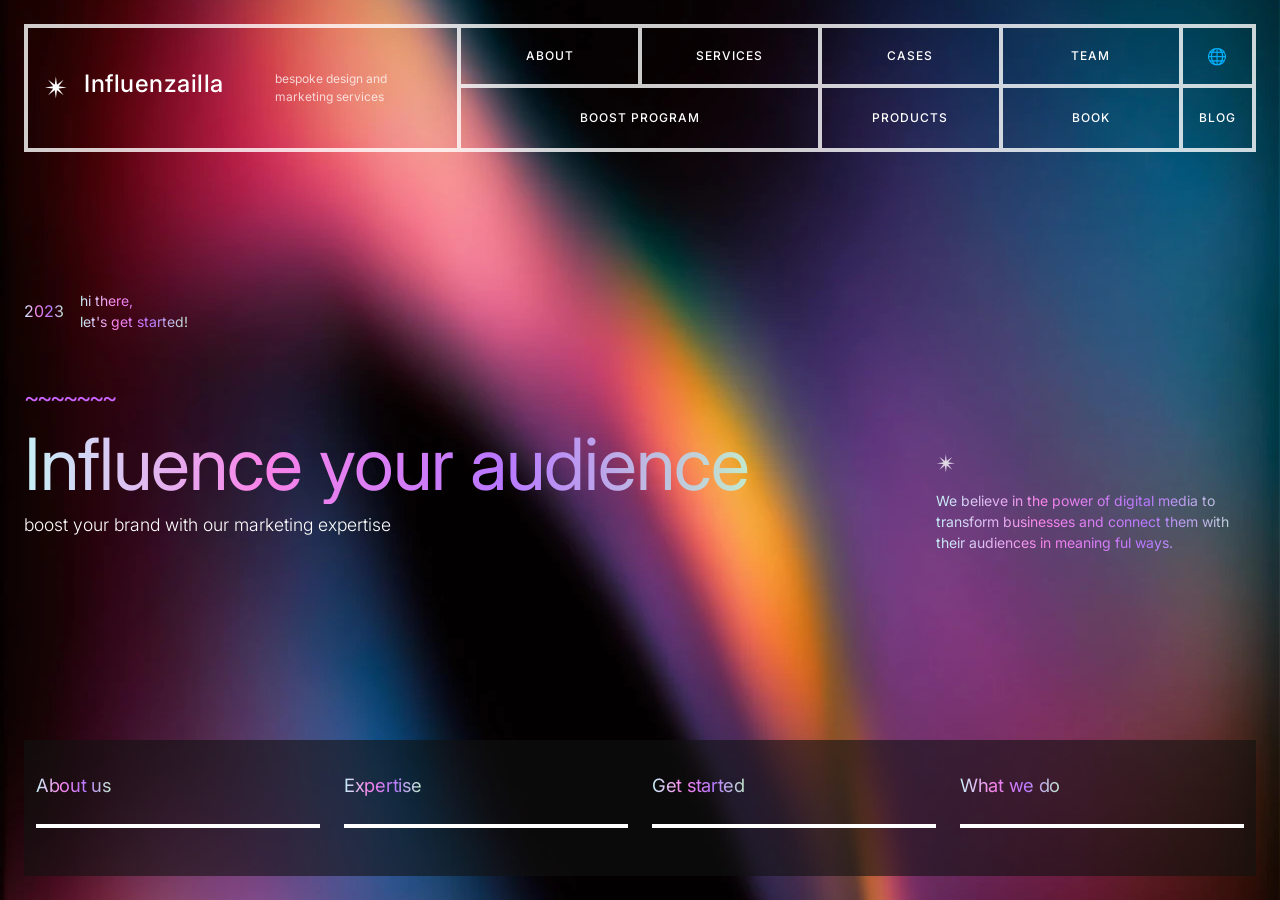
<file: index.html>
<!DOCTYPE html>
<html lang="en">
<head>
    <meta charset="UTF-8">
    <meta name="viewport" content="width=device-width, initial-scale=1.0">
    <title>I Nyoman Yudiantara</title>
    <link href="https://cdn.jsdelivr.net/npm/bootstrap@5.3.8/dist/css/bootstrap.min.css" rel="stylesheet" integrity="sha384-sRIl4kxILFvY47J16cr9ZwB07vP4J8+LH7qKQnuqkuIAvNWLzeN8tE5YBujZqJLB" crossorigin="anonymous">
    <link rel="stylesheet" href="css/index.css">
    
    <!-- Google tag (gtag.js) -->
    <script async src="https://www.googletagmanager.com/gtag/js?id=G-XMRZFPXWH0"></script>
    <script>
      window.dataLayer = window.dataLayer || [];
      function gtag(){dataLayer.push(arguments);}
      gtag('js', new Date());

      gtag('config', 'G-XMRZFPXWH0');
    </script>
</head>
<body class="main-page d-flex flex-column justify-content-between min-vh-100 p-4">

    <header class="custom-navbar d-flex w-100 align-items-stretch justify-content-between position-relative">
        <div class="nav-brand d-flex align-items-center gap-3 p-3 flex-grow-1">
            <span class="logo-icon">✴</span>
            <div class="row">
                <div class="col">
                	<h1 class="m-0">Influenzailla</h1>
                </div>
                <div class="col">
            		<p class="m-0 text-lowercase opacity-75">bespoke design and marketing services</p>
                </div>
            </div>
        </div>
        
        <button class="mobile-nav-toggle d-md-none px-4 text-white uppercase" id="navToggleBtn">
            MENU
        </button>

        <nav class="nav-grid d-none d-md-grid">
            <a href="#" class="nav-item">ABOUT</a>
            <a href="#" class="nav-item">SERVICES</a>
            <a href="#" class="nav-item">CASES</a>
            <a href="#" class="nav-item">TEAM</a>
            <a href="#" class="nav-item lang-icon">🌐</a>
            <a href="#" class="nav-item span-2">BOOST PROGRAM</a>
            <a href="#" class="nav-item">PRODUCTS</a>
            <a href="#" class="nav-item">BOOK</a>
            <a href="#" class="nav-item">BLOG</a>
        </nav>

        <div class="mobile-menu-overlay d-md-none" id="mobileMenuOverlay">
            <a href="#" class="mobile-overlay-item">ABOUT</a>
            <a href="#" class="mobile-overlay-item">SERVICES</a>
            <a href="#" class="mobile-overlay-item">CASES</a>
            <a href="#" class="mobile-overlay-item">TEAM</a>
            <a href="#" class="mobile-overlay-item">BOOST PROGRAM</a>
            <a href="#" class="mobile-overlay-item">PRODUCTS</a>
            <a href="#" class="mobile-overlay-item">BOOK</a>
            <a href="#" class="mobile-overlay-item">BLOG</a>
            <a href="#" class="mobile-overlay-item lang-icon">🌐</a>
        </div>
    </header>

    <main class="hero d-flex flex-column flex-md-row justify-content-between align-items-md-end w-100 my-5">
        <div class="hero-left d-flex flex-column gap-5">
            <div class="hero-date d-flex align-items-center gap-3">
                <span class="year fw-normal gradient-text">2023</span>
                <span class="subtext small gradient-text">hi there, <br/>let's get started!</span>
            </div>
            
            <div class="hero-title-group">
                <div class="decorative-wave mb-2">~~~~~~~</div>
                <h2 class="hero-title fw-normal m-0 gradient-text">Influence your audience</h2>
                <p class="hero-subtitle fw-light mt-2">boost your brand with our marketing expertise</p>
            </div>
        </div>

        <div class="hero-right mt-4 mt-md-0">
            <div class="star-icon mb-2">✴</div>
            <p class="hero-description small m-0 gradient-text">
                We believe in the power of digital media to transform businesses and connect them with their audiences in meaning ful ways.
            </p>
        </div>
    </main>

    <footer class="custom-page-footer container-fluid mt-5 px-0">
        <div class="row mx-0 row-cols-1 row-cols-md-4 g-4 footer-links-grid">
            <div class="col">
                <div class="footer-link-wrapper">
                    <a href="./about-us.html" class="footer-link-item gradient-text">About us</a>
                </div>
            </div>
            <div class="col">
                <div class="footer-link-wrapper">
                    <a href="./expertise.html" class="footer-link-item gradient-text">Expertise</a>
                </div>
            </div>
            <div class="col">
                <div class="footer-link-wrapper">
                    <a href="./get-started.html" class="footer-link-item gradient-text">Get started</a>
                </div>
            </div>
            <div class="col">
                <div class="footer-link-wrapper">
                    <a href="./what-we-do.html" class="footer-link-item gradient-text">What we do</a>
                </div>
            </div>
        </div>
    </footer>

    <script>
        const toggleBtn = document.getElementById('navToggleBtn');
        const overlay = document.getElementById('mobileMenuOverlay');

        toggleBtn.addEventListener('click', () => {
            const isActive = overlay.classList.toggle('active');
            toggleBtn.textContent = isActive ? 'CLOSE' : 'MENU';
            
            // Lock body scrolling when overlay is open
            document.body.style.overflow = isActive ? 'hidden' : '';
        });
    </script>
    <script src="https://cdn.jsdelivr.net/npm/bootstrap@5.3.8/dist/js/bootstrap.bundle.min.js" integrity="sha384-FKyoEForCGlyvwx9Hj09JcYn3nv7wiPVlz7YYwJrWVcXK/BmnVDxM+D2scQbITxI" crossorigin="anonymous"></script>
</body>
</html>
</file>
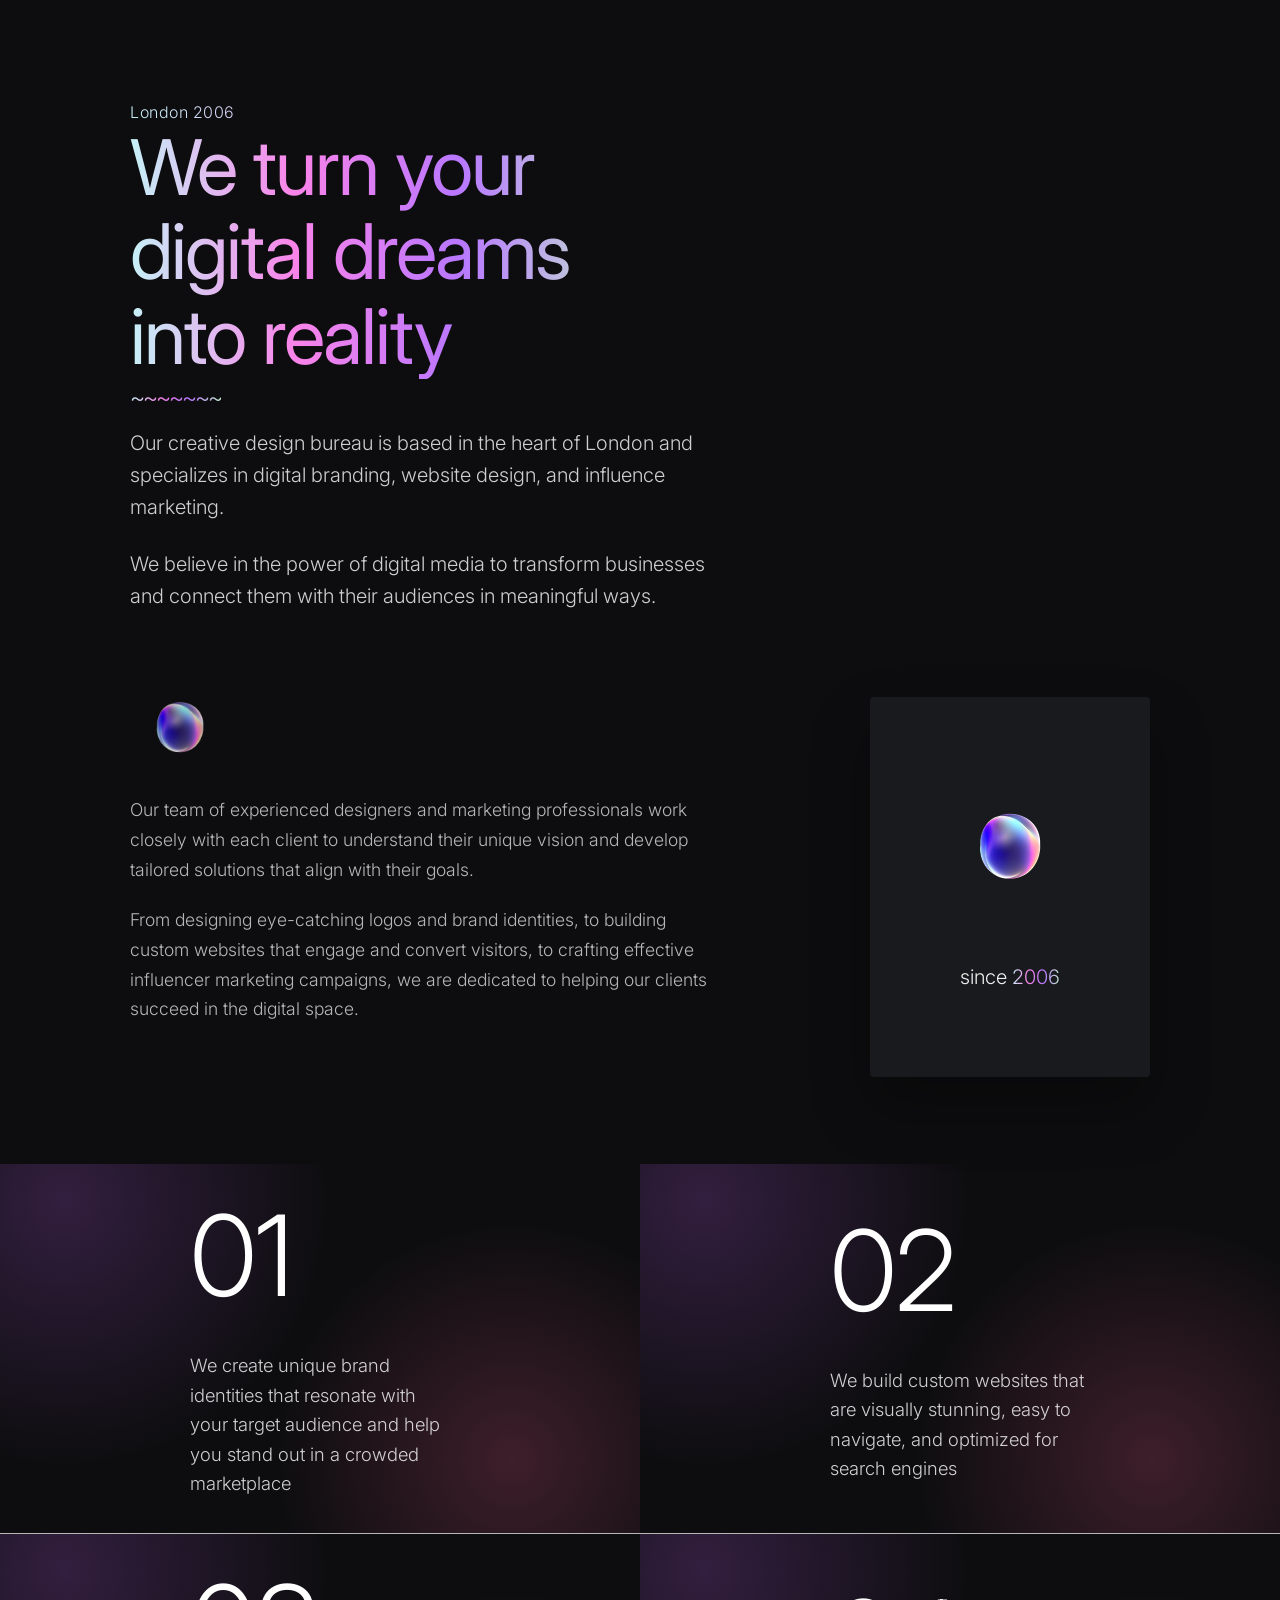
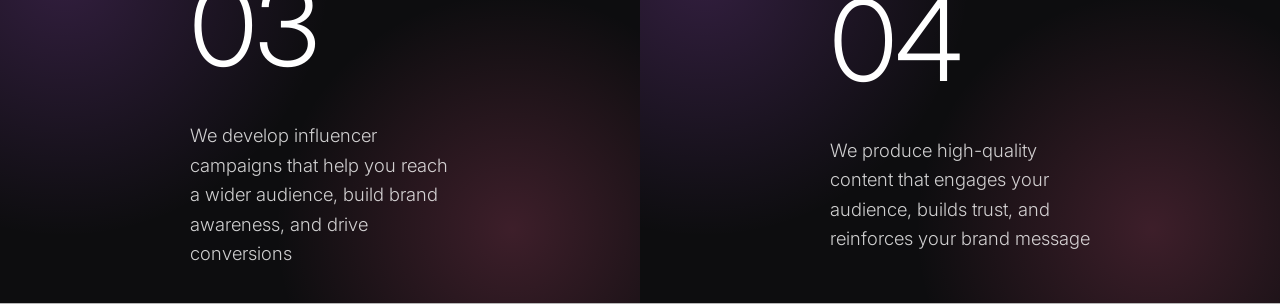
<file: about-us.html>
<!DOCTYPE html>
<html lang="en">
<head>
    <meta charset="UTF-8">
    <meta name="viewport" content="width=device-width, initial-scale=1.0">
    <title>I Nyoman Yudiantara</title>
    <link rel="stylesheet" href="css/index.css">
</head>
<body class="about-page">

    <main class="about-content">
        <section class="intro-section container">
            <div class="row">
                <div class="col-left">
                    <p class="timestamp gradient-text">London 2006</p>
                    <div class="main-heading-group">
                        <h1 class="main-heading gradient-text">
                            We turn your digital dreams into reality
                        </h1>
                        <span class="decorative-wave gradient-text">~~~~~~~</span>
                    </div>
                </div>
                <div class="col-right">
                    <p class="top-desc">Our creative design bureau is based in the heart of London and specializes in digital branding, website design, and influence marketing.</p>
                    <p class="top-desc">We believe in the power of digital media to transform businesses and connect them with their audiences in meaningful ways.</p>
                </div>
            </div>
        </section>

        <section class="details-section container">
            <div class="row">
                <div class="col-left">
                    <div class="star-icons">
                        <img src="./images/circle-gradient.png" alt="Influence" class="stars-icon-img">
                        </div>
                </div>
                <div class="col-right">
                    <p class="sub-desc">Our team of experienced designers and marketing professionals work closely with each client to understand their unique vision and develop tailored solutions that align with their goals.</p>
                    <p class="sub-desc">From designing eye-catching logos and brand identities, to building custom websites that engage and convert visitors, to crafting effective influencer marketing campaigns, we are dedicated to helping our clients succeed in the digital space.</p>
                </div>
            </div>
            
            <div class="sphere-showcase">
                <div class="sphere-card">
                    <img src="./images/circle-gradient.png" alt="Influence" class="sphere-img">
                    <p class="sphere-date">since <span class="year gradient-text">2006</span></p>
                </div>
            </div>
        </section>

        <section class="services-grid">
            <div class="service-box box-1">
                <div class="box-content">
                    <h2 class="box-number">01</h2>
                    <p class="box-text">We create unique brand identities that resonate with your target audience and help you stand out in a crowded marketplace</p>
                </div>
            </div>
            
            <div class="service-box box-2">
                <div class="box-content">
                    <h2 class="box-number">02</h2>
                    <p class="box-text">We build custom websites that are visually stunning, easy to navigate, and optimized for search engines</p>
                </div>
            </div>
            
            <div class="service-box box-3">
                <div class="box-content">
                    <h2 class="box-number">03</h2>
                    <p class="box-text">We develop influencer campaigns that help you reach a wider audience, build brand awareness, and drive conversions</p>
                </div>
            </div>
            
            <div class="service-box box-4">
                <div class="box-content">
                    <h2 class="box-number">04</h2>
                    <p class="box-text">We produce high-quality content that engages your audience, builds trust, and reinforces your brand message</p>
                </div>
            </div>
        </section>

    </main>

</body>
</html>
</file>
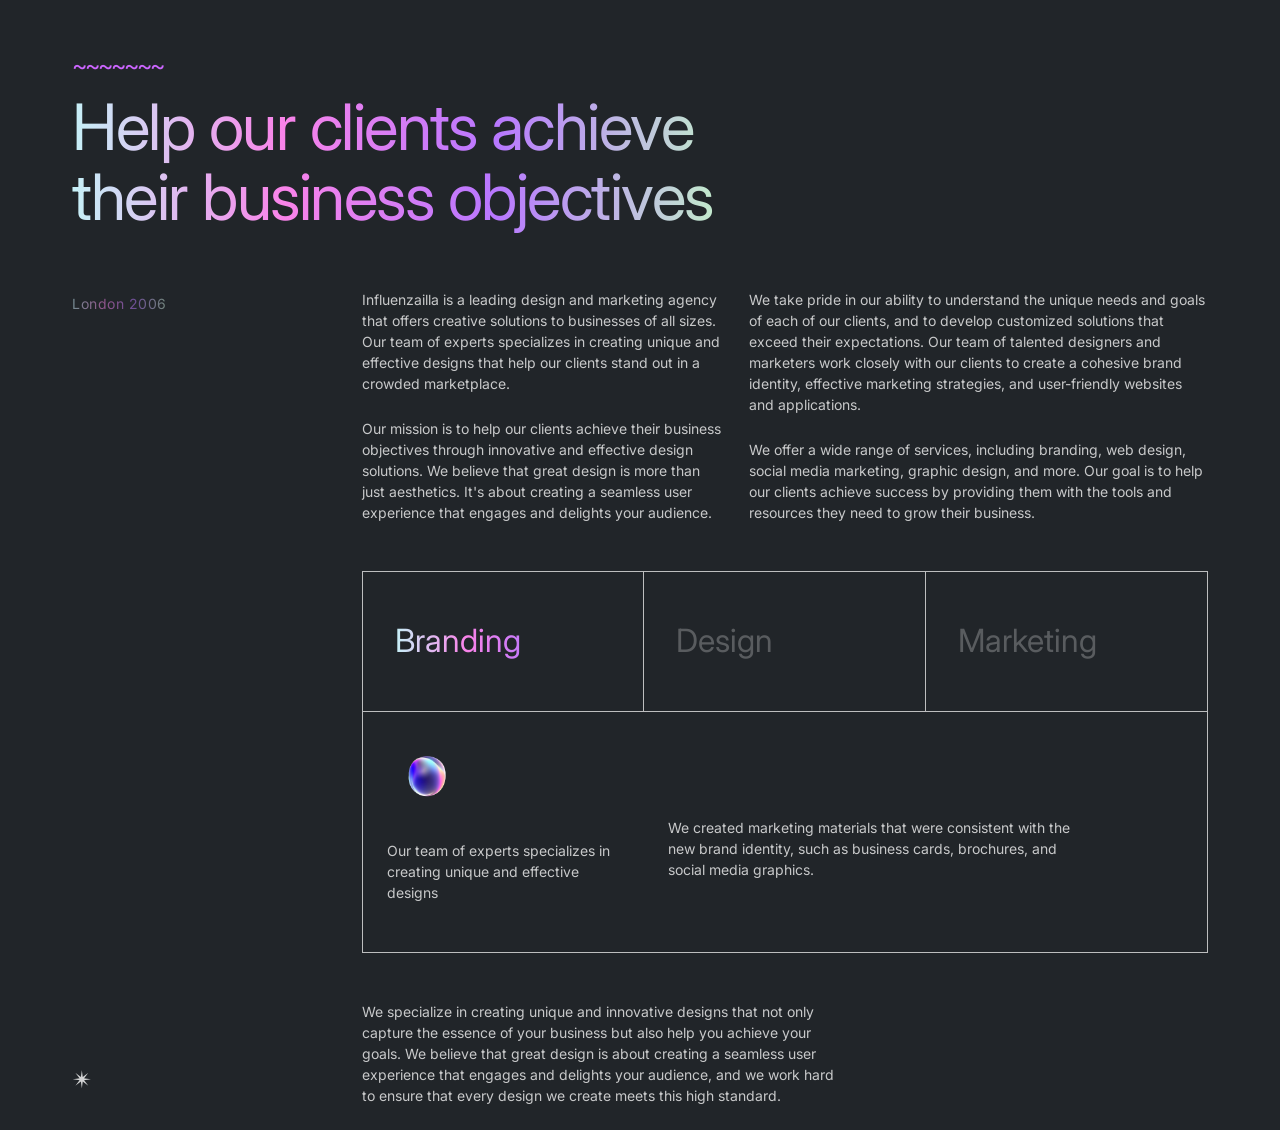
<file: expertise.html>
<!DOCTYPE html>
<html lang="en">
<head>
    <meta charset="UTF-8">
    <meta name="viewport" content="width=device-width, initial-scale=1.0">
    <title>I Nyoman Yudiantara</title>
    <link href="https://cdn.jsdelivr.net/npm/bootstrap@5.3.8/dist/css/bootstrap.min.css" rel="stylesheet" integrity="sha384-sRIl4kxILFvY47J16cr9ZwB07vP4J8+LH7qKQnuqkuIAvNWLzeN8tE5YBujZqJLB" crossorigin="anonymous">
    <link rel="stylesheet" href="css/index.css">
</head>
<body class="bg-dark text-white min-vh-100 p-4 d-flex flex-column justify-content-between">

    <main class="container-fluid px-md-5 my-auto">
        <div class="row pt-4 mb-5">
            <div class="col-12 position-relative">
                <div class="decorative-wave mb-2">~~~~~~~</div>
                <h1 class="display-3 fw-normal main-title gradient-text">
                    Help our clients achieve<br>
                    their business objectives
                </h1>
            </div>
        </div>

        <div class="row g-4 mb-5">
            <div class="col-md-3">
                <p class="timestamp opacity-50 small mt-1 gradient-text">London 2006</p>
            </div>
            <div class="col-md-4">
                <div class="desc-text small opacity-75 mb-4">
                    Influenzailla is a leading design and marketing agency that offers creative solutions to businesses of all sizes. Our team of experts specializes in creating unique and effective designs that help our clients stand out in a crowded marketplace.
                </div>
                <div class="desc-text small opacity-75">
                    Our mission is to help our clients achieve their business objectives through innovative and effective design solutions. We believe that great design is more than just aesthetics. It's about creating a seamless user experience that engages and delights your audience.
                </div>
            </div>
            <div class="col-md-5">
                <div class="desc-text small opacity-75 mb-4">
                    We take pride in our ability to understand the unique needs and goals of each of our clients, and to develop customized solutions that exceed their expectations. Our team of talented designers and marketers work closely with our clients to create a cohesive brand identity, effective marketing strategies, and user-friendly websites and applications.
                </div>
                <div class="desc-text small opacity-75">
                    We offer a wide range of services, including branding, web design, social media marketing, graphic design, and more. Our goal is to help our clients achieve success by providing them with the tools and resources they need to grow their business.
                </div>
            </div>
        </div>

        <div class="row">
            <div class="col-md-3"></div>
            
            <div class="col-md-9">
                <div class="row g-0 grid-container mb-5">
                    <div class="col-md-4 grid-cell header-cell active-tab">
                        <h2 class="m-0 fw-normal gradient-text">Branding</h2>
                    </div>
                    <div class="col-md-4 grid-cell header-cell">
                        <h2 class="m-0 fw-normal opacity-25">Design</h2>
                    </div>
                    <div class="col-md-4 grid-cell header-cell border-end-0">
                        <h2 class="m-0 fw-normal opacity-25">Marketing</h2>
                    </div>

                    <div class="col-md-4 grid-cell content-cell border-end-0 border-bottom-0 p-4">
                        <div class="sphere-icon mb-4">
                            <img src="./images/circle-gradient.png" height="auto" width="80px" />
                        </div>
                        <p class="small opacity-75 m-0 lh-base">
                            Our team of experts specializes in creating unique and effective designs
                        </p>
                    </div>
                    <div class="col-md-8 grid-cell content-cell border-start-0 border-end-0 border-bottom-0 p-4 justify-content-center">
                        <p class="small opacity-75 m-0 lh-base mt-auto max-w-paragraph">
                            We created marketing materials that were consistent with the new brand identity, such as business cards, brochures, and social media graphics.
                        </p>
                        <br/>
                        <br/>
                    </div>
                </div>
            </div>
        </div>

        <div class="row g-4 align-items-end">
            <div class="col-md-3">
                <div class="star-icon mb-2">✴</div>
            </div>
            <div class="col-md-9">
                <p class="small opacity-75 m-0 max-w-footer-text lh-base">
                    We specialize in creating unique and innovative designs that not only capture the essence of your business but also help you achieve your goals. We believe that great design is about creating a seamless user experience that engages and delights your audience, and we work hard to ensure that every design we create meets this high standard.
                </p>
            </div>
        </div>
    </main>
</body>
</html>
</file>
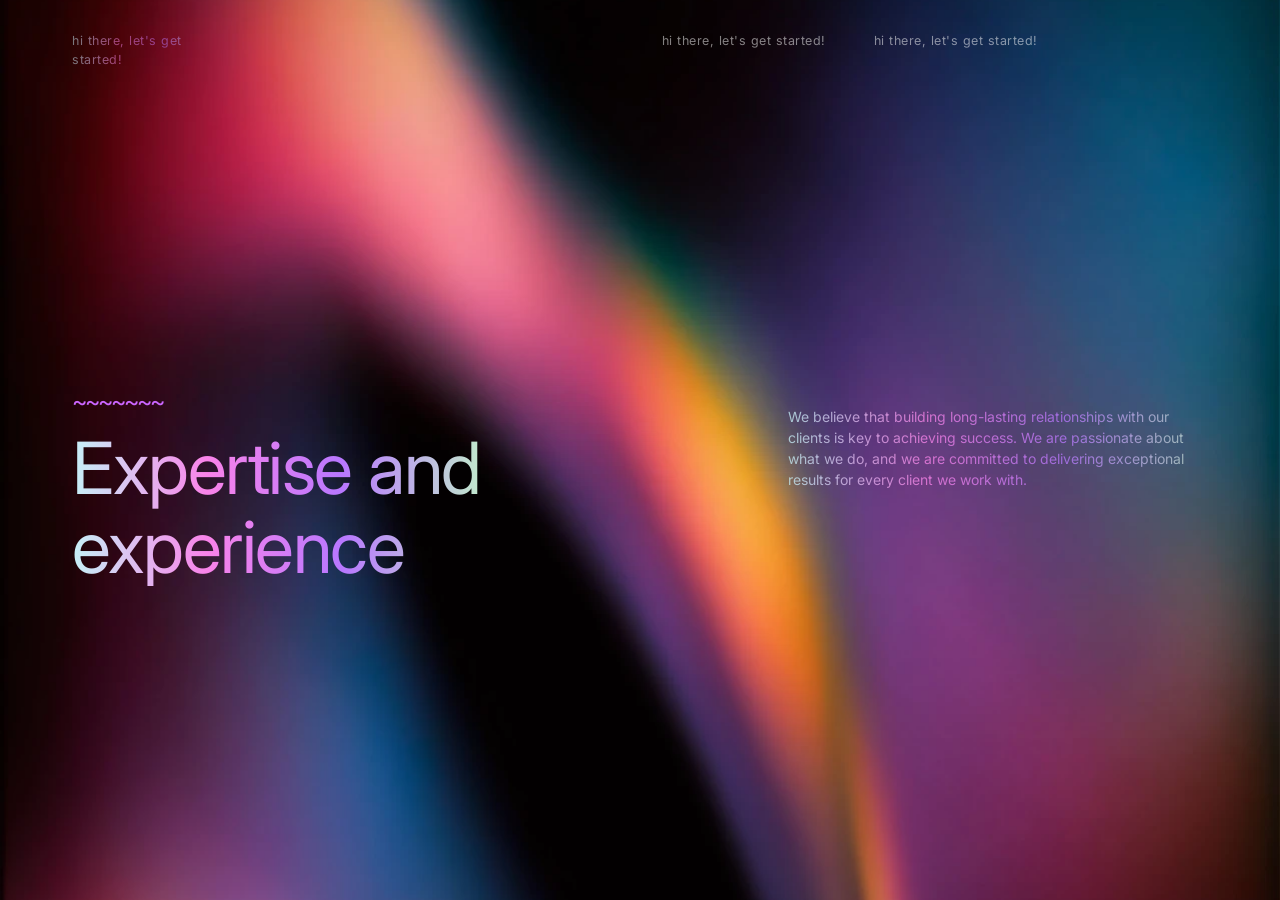
<file: get-started.html>
<!DOCTYPE html>
<html lang="en">
<head>
    <meta charset="UTF-8">
    <meta name="viewport" content="width=device-width, initial-scale=1.0">
    <title>I Nyoman Yudiantara</title>
    <link href="https://cdn.jsdelivr.net/npm/bootstrap@5.3.8/dist/css/bootstrap.min.css" rel="stylesheet" integrity="sha384-sRIl4kxILFvY47J16cr9ZwB07vP4J8+LH7qKQnuqkuIAvNWLzeN8tE5YBujZqJLB" crossorigin="anonymous">
    <link rel="stylesheet" href="css/index.css">
</head>
<body class="get-started-page text-white min-vh-100 p-4 d-flex flex-column justify-content-between">
    <nav class="navbar navbar-expand-lg">
      <div class="container-fluid px-md-5 my-auto position-relative">
        <span class="small-cta-text opacity-50 text-lowercase d-block mb-5 gradient-text">hi there, let's get started!</span>
        <div class="d-none d-md-flex gap-5 mb-5 align-self-start justify-content-end w-100 hidden-metadata">
            <span class="small-cta-text opacity-50 text-lowercase">hi there, let's get started!</span>
            <span class="small-cta-text opacity-50 text-lowercase">hi there, let's get started!</span>
        </div>
      </div>
    </nav>
    <main class="container-fluid px-md-5 my-auto position-relative">
        <div class="row align-items-end g-4">
            <div class="col-md-7">
                <div class="decorative-wave mb-2">~~~~~~~</div>
                <h1 class="display-2 fw-normal main-title tracking-tight mb-0 gradient-text">
                    Expertise and<br>experience
                </h1>
            </div>
            <div class="col-md-5 d-flex flex-column align-items-md-end justify-content-between layout-right-pane">
                <p class="small opacity-75 m-0 lh-base max-w-paragraph text-md-start gradient-text">
                    We believe that building long-lasting relationships with our clients is key to achieving success. We are passionate about what we do, and we are committed to delivering exceptional results for every client we work with.
                </p>
            </div>
        </div>
    </main>

    <div class="py-3"></div>
</body>
</html>
</file>
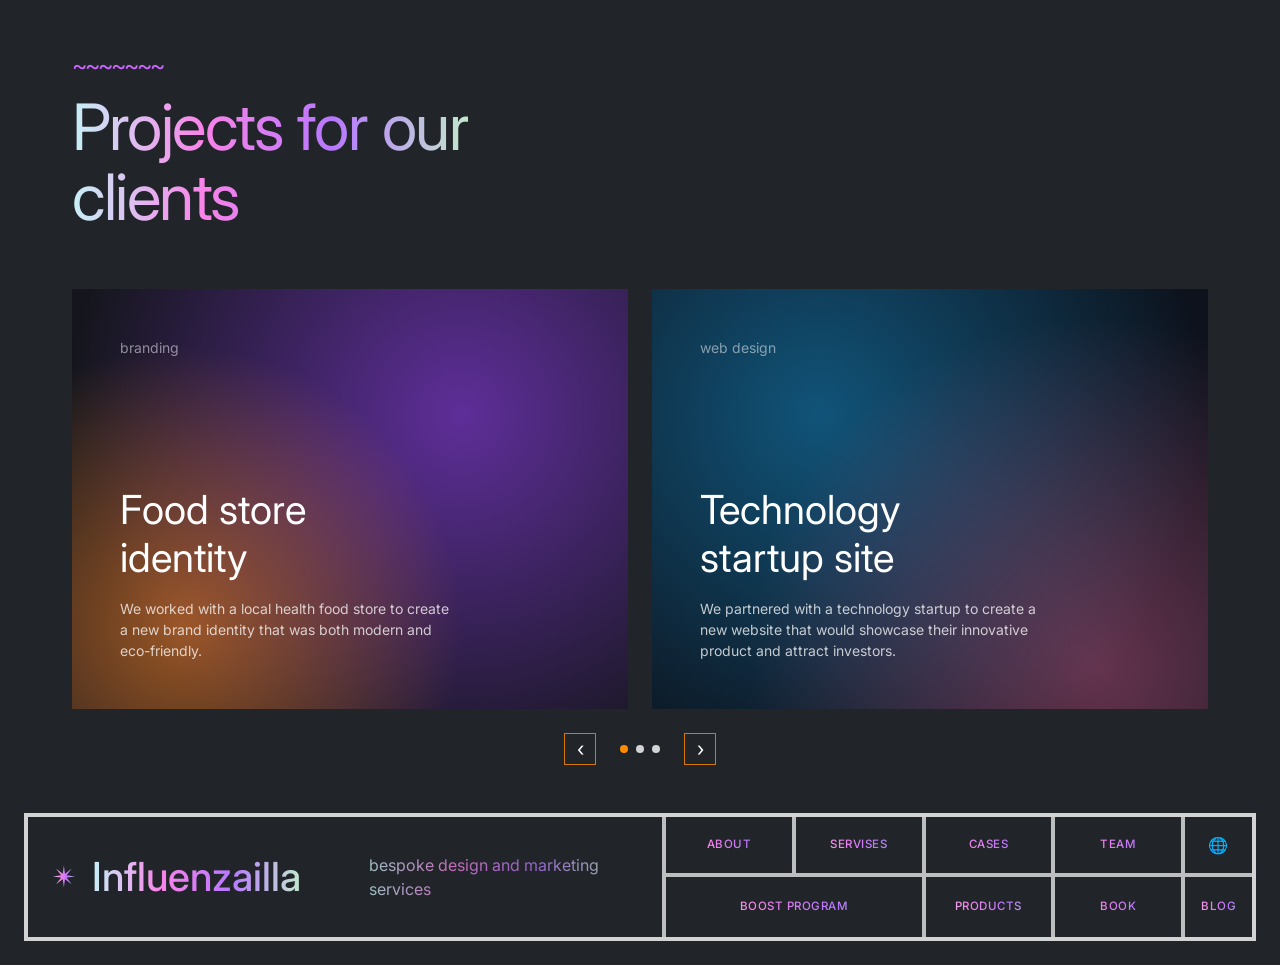
<file: what-we-do.html>
<!DOCTYPE html>
<html lang="en">
<head>
    <meta charset="UTF-8">
    <meta name="viewport" content="width=device-width, initial-scale=1.0">
    <title>I Nyoman Yudiantara</title>
    <link href="https://cdn.jsdelivr.net/npm/bootstrap@5.3.8/dist/css/bootstrap.min.css" rel="stylesheet" integrity="sha384-sRIl4kxILFvY47J16cr9ZwB07vP4J8+LH7qKQnuqkuIAvNWLzeN8tE5YBujZqJLB" crossorigin="anonymous">
    <link rel="stylesheet" href="css/index.css">
</head>
<body class="bg-dark text-white min-vh-100 p-4 d-flex flex-column justify-content-between">

    <!-- User AI -->
    <main class="container-fluid px-md-5 my-auto">
        <div class="row pt-4 mb-5">
            <div class="col-12 position-relative">
                <div class="decorative-wave mb-2">~~~~~~~</div>
                <h1 class="display-3 fw-normal main-title gradient-text">
                    Projects for our<br>clients
                </h1>
            </div>
        </div>

        <div class="row g-4 project-slider mb-4" id="projectSliderContainer">
            <div class="col-md-6" id="leftCardCol">
                <div class="project-card card-gradient-1 p-5 d-flex flex-column justify-content-between">
                    <span class="category-tag opacity-50 small text-lowercase" id="leftCategory">branding</span>
                    <div class="card-body-content mt-5">
                        <h2 class="display-6 fw-normal mb-3" id="leftTitle">Food store<br>identity</h2>
                        <p class="small opacity-75 m-0 max-w-desc" id="leftDesc">We worked with a local health food store to create a new brand identity that was both modern and eco-friendly.</p>
                    </div>
                </div>
            </div>

            <div class="col-md-6" id="rightCardCol">
                <div class="project-card card-gradient-2 p-5 d-flex flex-column justify-content-between">
                    <span class="category-tag opacity-50 small text-lowercase" id="rightCategory">web design</span>
                    <div class="card-body-content mt-5">
                        <h2 class="display-6 fw-normal mb-3" id="rightTitle">Technology<br>startup site</h2>
                        <p class="small opacity-75 m-0 max-w-desc" id="rightDesc">We partnered with a technology startup to create a new website that would showcase their innovative product and attract investors.</p>
                    </div>
                </div>
            </div>
        </div>

        <div class="d-flex justify-content-center align-items-center gap-4 slider-controls mb-5">
            <button class="control-btn btn p-0" id="prevSlideBtn">‹</button>
            <div class="d-flex gap-2 indicator-dots" id="dotsContainer">
                <span class="dot active" data-index="0"></span>
                <span class="dot" data-index="1"></span>
                <span class="dot" data-index="2"></span>
            </div>
            <button class="control-btn btn p-0" id="nextSlideBtn">›</button>
        </div>
    </main>

    <footer class="custom-footer d-flex flex-column flex-md-row w-100 mt-auto">
        <div class="footer-brand d-flex align-items-center gap-3 p-4">
            <span class="logo-icon gradient-text">✴</span>
            <div class="row">
                <div class="col">
                    <h1 class="m-0 gradient-text">Influenzailla</h1>
                </div>
                <div class="col">
                    <p class="m-0 text-lowercase opacity-75 gradient-text">bespoke design and marketing services</p>
                </div>
            </div>
        </div>
        
        <nav class="footer-grid flex-grow-1">
            <a href="#" class="grid-item gradient-text">ABOUT</a>
            <a href="#" class="grid-item gradient-text">SERVISES</a>
            <a href="#" class="grid-item gradient-text">CASES</a>
            <a href="#" class="grid-item gradient-text">TEAM</a>
            <a href="#" class="grid-item lang-icon">🌐</a>
            <a href="#" class="grid-item gradient-text span-2">BOOST PROGRAM</a>
            <a href="#" class="grid-item gradient-text">PRODUCTS</a>
            <a href="#" class="grid-item gradient-text">BOOK</a>
            <a href="#" class="grid-item gradient-text">BLOG</a>
        </nav>
    </footer>

    <script src="https://cdn.jsdelivr.net/npm/bootstrap@5.3.8/dist/js/bootstrap.bundle.min.js" integrity="sha384-FKyoEForCGlyvwx9Hj09JcYn3nv7wiPVlz7YYwJrWVcXK/BmnVDxM+D2scQbITxI" crossorigin="anonymous"></script>
    <script>
        // Using AI
        // 1. Core Data Repository for your slides
        const projectSlides = [
            {
                left: { category: "branding", title: "Food store<br>identity", desc: "We worked with a local health food store to create a new brand identity that was both modern and eco-friendly.", gradient: "card-gradient-1" },
                right: { category: "web design", title: "Technology<br>startup site", desc: "We partnered with a technology startup to create a new website that would showcase their innovative product and attract investors.", gradient: "card-gradient-2" }
            },
            {
                left: { category: "marketing", title: "Social media<br>campaign", desc: "Accelerated brand community awareness across targeted networks over a concise multi-quarter visual campaign layout.", gradient: "card-gradient-2" },
                right: { category: "development", title: "E-Commerce<br>platform", desc: "Built a fully tailor-made payment framework matching high conversion benchmarks and aesthetic design systems.", gradient: "card-gradient-1" }
            },
            {
                left: { category: "production", title: "Content asset<br>creation", desc: "Crafted scalable dynamic audio and high-resolution visuals matching seasonal media deployment strategies.", gradient: "card-gradient-1" },
                right: { category: "strategy", title: "Brand launch<br>consultancy", desc: "Collaboratively architected full design matrices, positioning premium entities dynamically inside competitive markets.", gradient: "card-gradient-2" }
            }
        ];

        let currentSlideIndex = 0;

        // 2. DOM Elements
        const elements = {
            left: { category: document.getElementById('leftCategory'), title: document.getElementById('leftTitle'), desc: document.getElementById('leftDesc'), card: document.querySelector('#leftCardCol .project-card') },
            right: { category: document.getElementById('rightCategory'), title: document.getElementById('rightTitle'), desc: document.getElementById('rightDesc'), card: document.querySelector('#rightCardCol .project-card') },
            dots: document.querySelectorAll('#dotsContainer .dot'),
            prevBtn: document.getElementById('prevSlideBtn'),
            nextBtn: document.getElementById('nextSlideBtn')
        };

        // 3. Update Render State Logic
        function updateSlider(index) {
            // Handle bound wrapping limits safely
            if (index < 0) index = projectSlides.length - 1;
            if (index >= projectSlides.length) index = 0;
            currentSlideIndex = index;

            const data = projectSlides[currentSlideIndex];

            // Update Left Side Card View Components
            elements.left.category.textContent = data.left.category;
            elements.left.title.innerHTML = data.left.title;
            elements.left.desc.textContent = data.left.desc;
            elements.left.card.className = `project-card ${data.left.gradient} p-5 d-flex flex-column justify-content-between`;

            // Update Right Side Card View Components
            elements.right.category.textContent = data.right.category;
            elements.right.title.innerHTML = data.right.title;
            elements.right.desc.textContent = data.right.desc;
            elements.right.card.className = `project-card ${data.right.gradient} p-5 d-flex flex-column justify-content-between`;

            // Synchronize Active Classes Across Indicator Dots 
            elements.dots.forEach((dot, idx) => {
                if (idx === currentSlideIndex) {
                    dot.classList.add('active');
                } else {
                    dot.classList.remove('active');
                }
            });
        }

        // 4. Register Operational Click Handlers
        elements.prevBtn.addEventListener('click', () => updateSlider(currentSlideIndex - 1));
        elements.nextBtn.addEventListener('click', () => updateSlider(currentSlideIndex + 1));

        elements.dots.forEach((dot, idx) => {
            dot.addEventListener('click', () => updateSlider(idx));
        });
    </script>
</body>
</html>
</file>
<file: css/index.css>
@import url('https://fonts.googleapis.com/css2?family=Inter:ital,opsz,wght@0,14..32,100..900;1,14..32,100..900&display=swap');

:root {
    --bg-color: #0d0d0f; 
    --text-color: #f0f0f0;
    --text-color-alt: #ffffff;
    --gradient-start: #cc70ff;
    --gradient-end: #ff91b1;
    --box-border: rgba(255, 255, 255, 0.7);
    --container-width: 1400px;
}

* {
    font-family: "Inter", "Unbounded", sans-serif;
    margin: 0;
    padding: 0;
    box-sizing: border-box;
}

body {
    background-color: #111111 !important;
    color: #ffffff;
}

body.main-page, 
body.get-started-page {
    background-image: url('./../images/background.webp') !important;
    background-size: cover;
    background-position: center;
    background-attachment: fixed;
}

body.about-page {
    background-color: var(--bg-color) !important;
    background-image: none !important; 
    color: var(--text-color);
    line-height: 1.6;
    font-weight: 300;
}

.gradient-text {
    background: linear-gradient(
        to right, 
        #C6F1F7 0%, 
        #F983E9 33%, 
        #B877FF 66%, 
        #C2E9CD 100%
    );
    -webkit-background-clip: text;
    -webkit-text-fill-color: transparent;
    background-clip: text;
    display: inline-block;
}

/* ==========================================================================
   Footer Overrides (Matches Underline Links Screen)
   ========================================================================== */
.custom-page-footer {
    width: 100%;
    background: rgba(17, 17, 17, 0.6);
    padding-top: 2rem;
    padding-bottom: 3rem;
}

.footer-links-grid {
    width: 100%;
}

.footer-link-wrapper {
    border-bottom: 4px solid #ffffff;
    padding-bottom: 1.5rem;
    display: flex;
    align-items: center;
}

.footer-link-item {
    color: #ffffff !important;
    text-decoration: none !important;
    font-size: 1.15rem;
    font-weight: 400;
    letter-spacing: -0.3px;
    transition: opacity 0.2s ease;
}

.footer-link-item:hover {
    opacity: 0.8;
}

.footer-link-item .purple-text {
    color: #cc66ff;
}

@media (max-width: 767.98px) {
    .footer-link-wrapper {
        padding-bottom: 1rem;
        margin-bottom: 0.5rem;
    }
}

/* ==========================================================================
   2. Shared Typography & Accents
   ========================================================================== */
.mobile-nav-toggle {
    background: transparent;
    border: none;
    border-left: 1px solid rgba(255, 255, 255, 0.8);
    font-size: 0.75rem;
    letter-spacing: 1px;
    font-weight: 500;
    z-index: 1050;
    transition: background-color 0.2s ease;
}

.mobile-menu-overlay {
    position: fixed;
    top: 0;
    left: 0;
    width: 100vw;
    height: 100vh;
    background-color: #111111;
    z-index: 1000;
    display: flex;
    flex-direction: column;
    padding: 120px 1.5rem 2rem 1.5rem;
    overflow-y: auto;
    opacity: 0;
    pointer-events: none;
    transition: opacity 0.25s ease-in-out;
}

.mobile-menu-overlay.active {
    opacity: 1;
    pointer-events: auto;
}

.mobile-overlay-item {
    color: #ffffff;
    text-decoration: none;
    font-size: 0.85rem;
    font-weight: 400;
    letter-spacing: 1.5px;
    padding: 1.2rem;
    text-align: center;
    border: 1px solid rgba(255, 255, 255, 0.8);
    margin-bottom: -1px;
}

.mobile-overlay-item:last-child {
    margin-bottom: 0;
}

@media (max-width: 767.98px) {
    .custom-navbar {
        height: auto;
        min-height: 70px;
    }
    .nav-brand p {
        display: none;
    }
}

/* ==========================================================================
   2. Shared Typography & Accents
   ========================================================================== */
.decorative-wave {
    color: #cc66ff;
    letter-spacing: -2px;
    font-size: 1.5rem;
}

.main-title {
    letter-spacing: -1.5px;
    line-height: 1.1;
}

.gradient-text {
    color: #d175ff;
}

.timestamp {
    letter-spacing: 0.5px;
    color: #bfa4ff;
}

.purple-text {
    color: #cf80ff;
}

.extra-small {
    font-size: 0.7rem;
}

.small-cta-text {
    font-size: 0.78rem;
    letter-spacing: 0.5px;
}

/* ==========================================================================
   3. Common Layout & Wireframes (Header / Footer Grid) [Use AI]
   ========================================================================== */
.custom-navbar, .custom-footer {
    border: 4px solid rgba(255, 255, 255, 0.8);
}

.nav-brand, .footer-brand {
    flex: 1;
}

.footer-brand {
    border-right: 4px solid var(--box-border);
}

.nav-brand h1 {
    font-size: 1.5rem;
    letter-spacing: 0.5px;
}

.nav-brand p {
    font-size: 0.75rem;
}

.logo-icon {
    font-size: 1.8rem;
    color: #fff;
}

.nav-grid, .footer-grid {
    display: grid;
    grid-template-columns: repeat(4, 1fr) auto;
    grid-template-rows: repeat(2, 1fr);
    flex: 2;
}

.nav-item, .grid-item {
    color: #ffffff;
    text-decoration: none;
    font-size: 0.75rem;
    font-weight: 500;
    letter-spacing: 1px;
    display: flex;
    align-items: center;
    justify-content: center;
    padding: 1rem;
    border-left: 4px solid rgba(255, 255, 255, 0.8);
    border-bottom: 4px solid rgba(255, 255, 255, 0.8);
}

.grid-item {
    font-size: 0.72rem;
    letter-spacing: 0.5px;
    border-right: 4px solid var(--box-border);
    border-bottom: 4px solid var(--box-border);
    border-left: none;
}

.nav-grid .nav-item:nth-child(n+6) { border-bottom: none; }
.footer-grid .grid-item:nth-child(5),
.footer-grid .grid-item:nth-child(9) { border-right: none; }
.footer-grid .grid-item:nth-child(n+6) { border-bottom: none; }

.nav-item.span-2, .grid-item.span-2 {
    grid-column: span 2;
}

.lang-icon {
    font-size: 1rem;
}

/* ==========================================================================
   4. Component Specifics (Hero, About, Expertise, Cases, Get Started)
   ========================================================================== */
.hero-title {
    font-size: clamp(2.5rem, 6vw, 4.5rem);
    line-height: 1.1;
    letter-spacing: -1px;
}
.hero-subtitle { font-size: 1.1rem; }
.hero-right { max-width: 320px; }
.star-icon { font-size: 1.5rem; opacity: 0.8; }
.hero-description .highlight { color: #e066ff; }

.layout-right-pane {
    min-height: 180px;
}
.hidden-metadata {
    padding-right: 15%;
}

.container {
    max-width: var(--container-width);
    margin: 0 auto;
    padding: 0 40px;
}
.row-about {
    display: grid;
    grid-template-columns: 2fr 3fr;
    gap: 80px;
}
.col-left, .col-right { display: flex; flex-direction: column; }
.col-right { padding-top: 10px; }
.main-header, .main-footer { width: 100%; min-height: 80px; }
.intro-section { padding-top: 100px; padding-bottom: 60px; }
.main-heading-group { position: relative; max-width: 500px; }
.main-heading { color: var(--text-color-alt); font-size: 4.8rem; line-height: 1.1; font-weight: 400; letter-spacing: -2px; }
.top-desc { font-size: 1.25rem; color: rgba(255, 255, 255, 0.8); max-width: 600px; margin-bottom: 25px; }
.details-section { padding-bottom: 120px; position: relative; }
.stars-icon-img { width: 100px; opacity: 0.8; margin-top: -20px; }
.sub-desc { font-size: 1.1rem; color: rgba(255, 255, 255, 0.7); max-width: 580px; margin-bottom: 20px; line-height: 1.7; }

.sphere-showcase { position: absolute; top: 0; right: 40px; }
.sphere-card { background: #191a1d; width: 280px; height: 380px; display: flex; flex-direction: column; justify-content: center; align-items: center; border-radius: 4px; box-shadow: 0 30px 60px rgba(0,0,0,0.3); }
.sphere-img { max-width: 130px; margin-bottom: 50px; }
.sphere-date { font-size: 1.25rem; font-weight: 300; }
.sphere-date .year { color: #ff9dff; }
.sphere-icon { font-size: 2.5rem; line-height: 1; }

.services-grid {
    display: grid;
    grid-template-columns: repeat(2, 1fr);
    grid-template-rows: repeat(2, 1fr);
    width: 100vw;
    height: calc(100vh - 160px);
}
.service-box {
    display: flex;
    justify-content: center;
    align-items: center;
    position: relative;
    border-bottom: 1px solid var(--box-border);
    background-size: cover;
    background-position: center;
    background-repeat: no-repeat;
    background-image: 
        radial-gradient(circle at 10% 10%, rgba(200, 100, 255, 0.2) 0%, rgba(0,0,0,0) 40%),
        radial-gradient(circle at 80% 80%, rgba(255, 100, 150, 0.2) 0%, rgba(0,0,0,0) 40%);
}
.service-box::before { content: ''; position: absolute; top: 0; left: 0; width: 100%; height: 100%; }
.box-content { max-width: 320px; z-index: 2; padding: 0 30px; }
.box-number { font-size: 7rem; font-weight: 300; line-height: 1; letter-spacing: -2px; margin-bottom: 40px; color: var(--text-color-alt); }
.box-text { font-size: 1.15rem; color: rgba(255, 255, 255, 0.8); font-weight: 300; }

.grid-container { border: 1px solid var(--box-border); }
.grid-cell { border-right: 1px solid var(--box-border); border-bottom: 1px solid var(--box-border); min-height: 140px; display: flex; flex-direction: column; }
.header-cell { justify-content: center; padding: 2.5rem 2rem; }
.content-cell { min-height: 240px; justify-content: flex-start; }
.active-tab h2 { color: #e066ff; }
.max-w-paragraph { max-width: 420px; }
.max-w-footer-text { max-width: 480px; }

.project-card { min-height: 420px; border-radius: 0px; background-size: cover; background-position: center; display: flex; flex-direction: column; justify-content: space-between; }
.card-gradient-1 { background-image: radial-gradient(circle at 20% 80%, rgba(240, 128, 40, 0.6) 0%, transparent 50%), radial-gradient(circle at 70% 30%, rgba(120, 50, 200, 0.7) 0%, #15161d 80%); }
.card-gradient-2 { background-image: radial-gradient(circle at 80% 90%, rgba(230, 100, 150, 0.4) 0%, transparent 60%), radial-gradient(circle at 30% 30%, rgba(0, 130, 200, 0.5) 0%, #0d121c 80%); }
.max-w-desc { max-width: 340px; }
.control-btn { width: 32px; height: 32px; border: 1px solid rgba(255, 140, 0, 0.8) !important; color: #ffffff !important; border-radius: 0px !important; display: flex; align-items: center; justify-content: center; font-size: 1.25rem; line-height: 1; }
.indicator-dots { align-items: center; }
.dot { width: 8px; height: 8px; background-color: rgba(255, 255, 255, 0.8); border-radius: 50%; display: inline-block; }
.dot.active { background-color: rgb(255, 140, 0); }
.footer-col { border-bottom: 1px solid #ffffff; padding-bottom: 0.75rem; }
.footer-col a { color: #ffffff; font-size: 1.1rem; }

/* ==========================================================================
   5. Global Media Queries Breakpoints
   ========================================================================== */
@media (max-width: 1400px) {
    :root { --container-width: 1100px; }
}

@media (max-width: 1100px) {
    .sphere-showcase { position: relative; right: auto; margin-top: 50px; left: calc(var(--container-width)/2 - 140px); }
    .stars-icon-img { display: none; }
}

@media (max-width: 800px) {
    .main-heading { font-size: 3rem; }
    .decorative-wave { font-size: 1.8rem; height: 20px;}
    .services-grid { grid-template-columns: 1fr; height: auto; }
    .box-number { font-size: 5rem; margin-bottom: 20px; }
}

@media (max-width: 767.98px) {
    .nav-brand, .footer-brand {
        border-right: none;
        border-bottom: 1px solid rgba(255, 255, 255, 0.8);
    }
    .nav-grid, .footer-grid {
        grid-template-columns: repeat(2, 1fr);
        grid-template-rows: auto;
    }
    .nav-item, .grid-item {
        border-left: none;
        border-right: none;
        border-bottom: 1px solid rgba(255, 255, 255, 0.8);
        padding: 0.75rem;
    }
    .nav-grid .nav-item:nth-child(even),
    .footer-grid .grid-item:nth-child(even) {
        border-left: 1px solid rgba(255, 255, 255, 0.8);
        border-right: 1px solid rgba(255, 255, 255, 0.8);
    }
    .nav-grid .nav-item:last-child,
    .footer-grid .grid-item:last-child {
        border-bottom: none;
    }
    .nav-item.span-2, .grid-item.span-2 {
        grid-column: span 2;
    }
    .grid-cell {
        border-right: none !important;
        border-bottom: 1px solid rgba(255, 255, 255, 0.7) !important;
        min-height: auto;
        padding: 1.5rem !important;
    }
    .grid-container .col-md-8 {
        border-bottom: none !important;
    }
    .main-title {
        font-size: 2.2rem;
    }
    .layout-right-pane {
        align-items: flex-start !important;
    }
}
</file>
